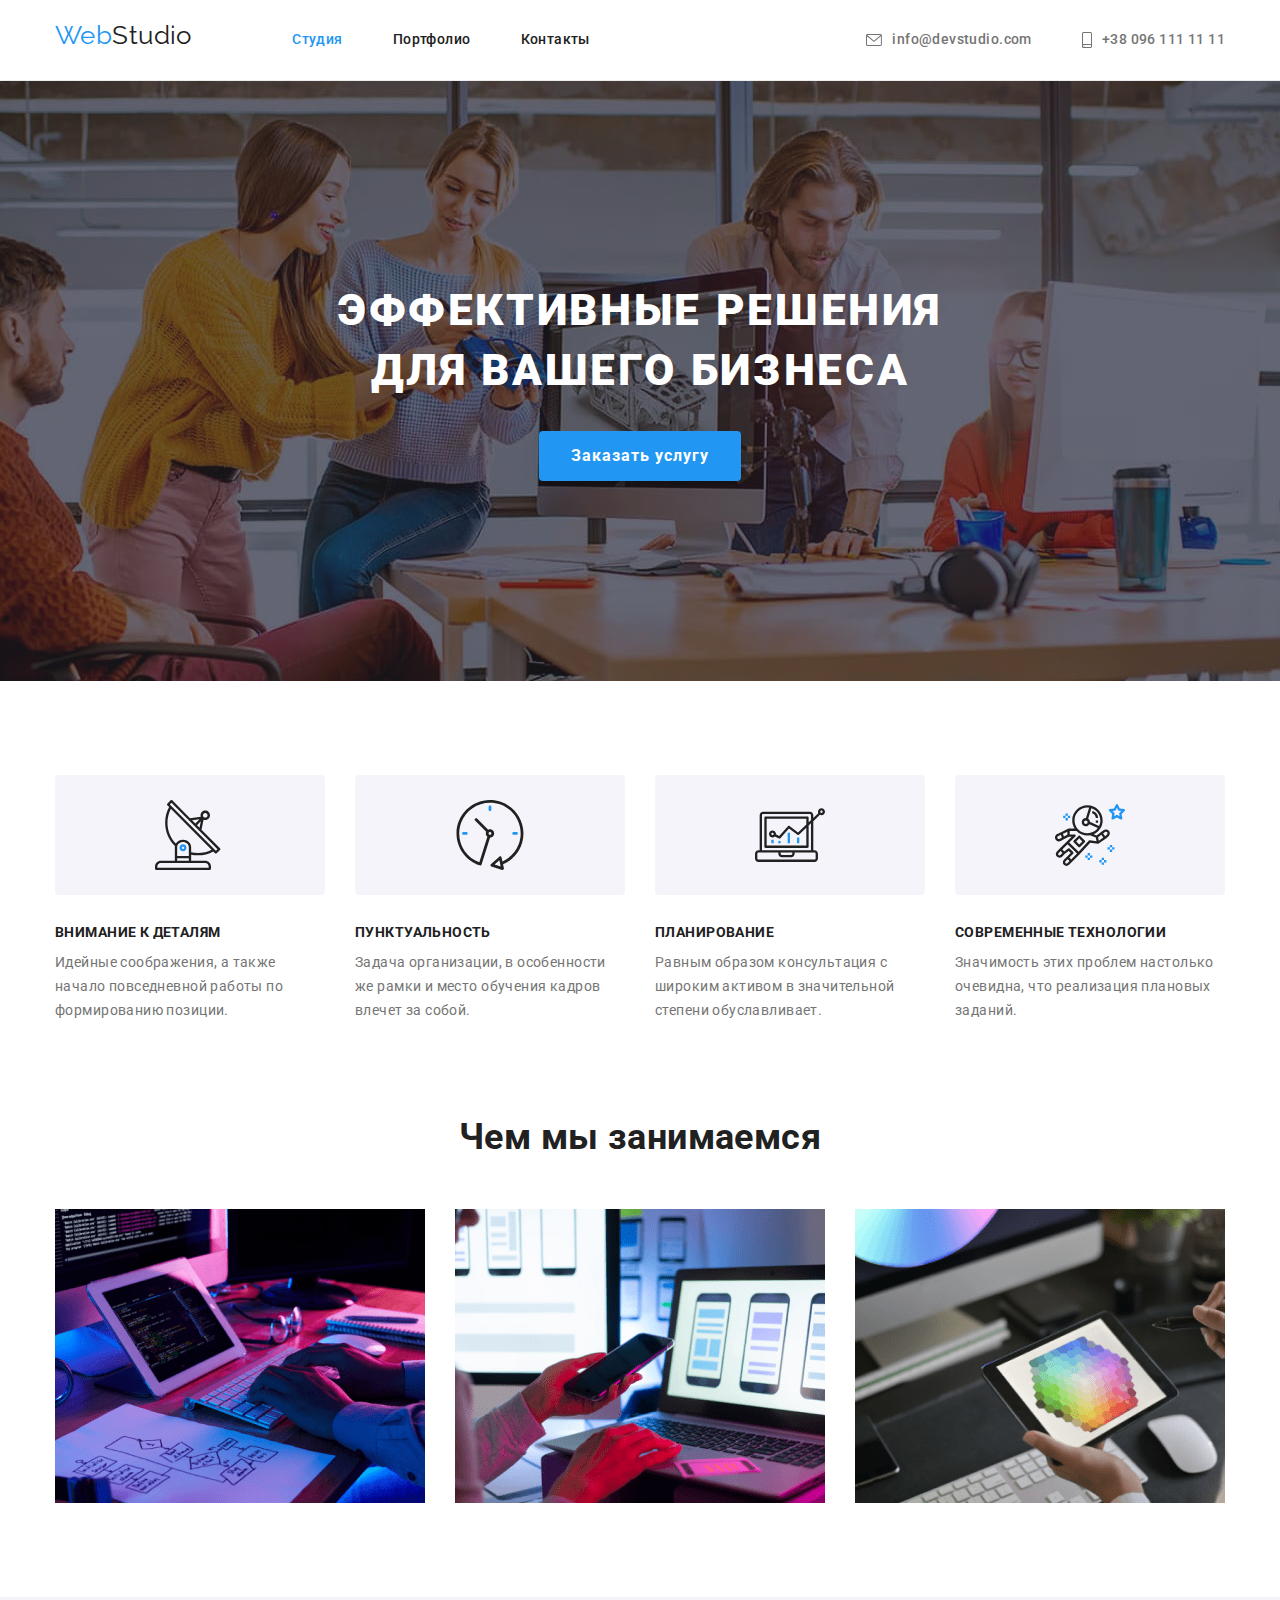
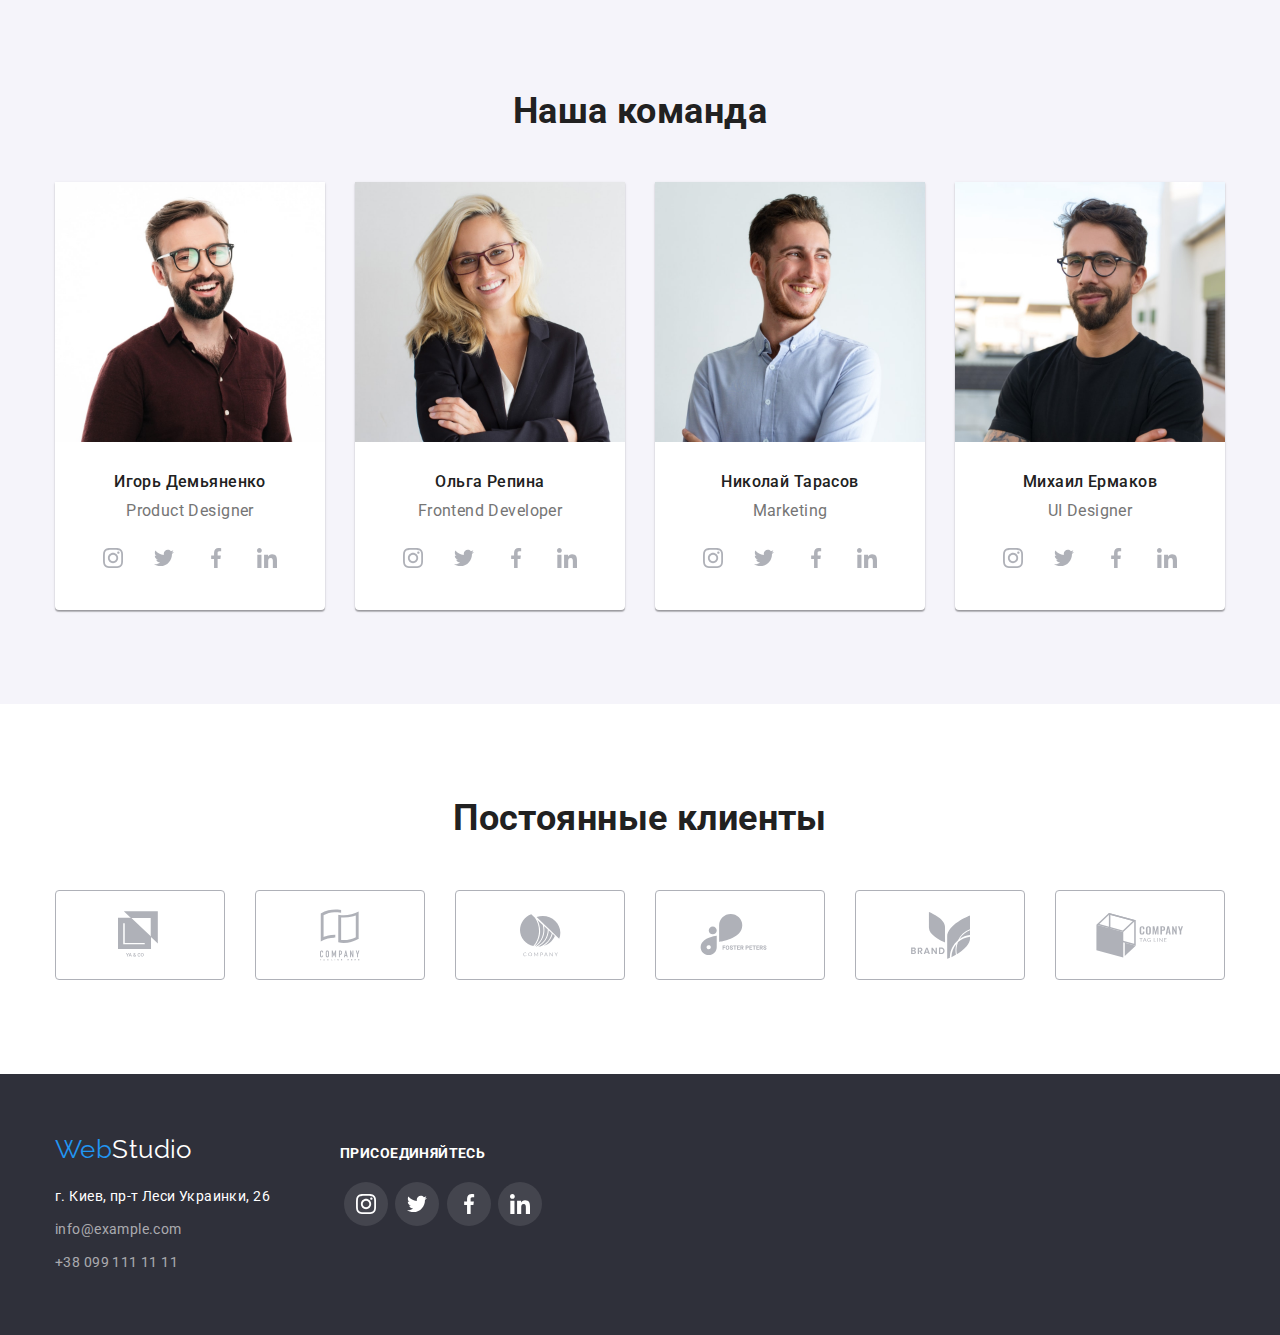
<file: index.html>
<!DOCTYPE html>
<html lang="ru">
  <head>
    <meta charset="UTF-8" />
    <meta name="viewport" content="width=device-width, initial-scale=1.0" />
    <title>Document</title>
    <link rel="preconnect" href="https://fonts.gstatic.com" />
    <link
      href="https://fonts.googleapis.com/css2?family=Raleway:wght@700&family=Roboto:wght@400;500;700;900&display=swap"
      rel="stylesheet"
    />
    <link
      rel="stylesheet"
      href="https://cdnjs.cloudflare.com/ajax/libs/modern-normalize/1.0.0/modern-normalize.min.css"
      integrity="sha512-ISS7cAi1PEhQ8jnbJpJZMd29NlhNj4AWYyLOSp2CE/CsHxTCu+r+t0D2yoJudVrd0/8fTVPUVDzY5Tvli75u/g=="
      crossorigin="anonymous"
    />
    <link rel="stylesheet" href="./css/styles.css" />
  </head>
  <body>
    <!--Шапка сайта-->

    <header class="page-header">
      <div class="container">
        <nav>
          <a href="./index.html" class="logo"
            >Web<span class="logo-header">Studio</span>
          </a>

          <ul class="site-nav list">
            <li class="item"><a href="" class="link current">Студия</a></li>
            <li class="item">
              <a href="./portfolio.html" class="link">Портфолио</a>
            </li>
            <li class="item"><a href="" class="link">Контакты</a></li>
          </ul>
        </nav>

        <ul class="contacts list">
          <li class="item">
            <a href="mailto:info@devstudio.com" class="link"
              ><svg class="contact-icon" width="16px" height="12px">
                <use href="./images/sprite.svg#icon-envelope"></use></svg
              >info@devstudio.com</a
            >
          </li>
          <li class="item">
            <a href="tel:380961111111" class="link"
              ><svg class="contact-icon" width="10px" height="16px">
                <use href="./images/sprite.svg#icon-smartphone"></use></svg
              >+38 096 111 11 11</a
            >
          </li>
        </ul>
      </div>
    </header>

    <main>
      <!-- Герой -->
      <section class="hero">
        <div class="hero-content">
          <h1 class="hero-title">ЭФФЕКТИВНЫЕ РЕШЕНИЯ ДЛЯ ВАШЕГО БИЗНЕСА</h1>
          <a href="" class="button primary">Заказать услугу</a>
        </div>
      </section>
      <!-- Преимущества -->
      <section class="section generic">
        <div class="container">
          <h2 class="section-title visualy-hidden">Преимущества</h2>
          <ul class="feature-list list">
            <li class="feature-item">
              <div class="thumb">
                <svg class="feature-icon">
                  <use href="./images/sprite.svg#icon-antenna"></use>
                </svg>
              </div>
              <h3 class="title">ВНИМАНИЕ К ДЕТАЛЯМ</h3>
              <p class="text">
                Идейные соображения, а также начало повседневной работы по
                формированию позиции.
              </p>
            </li>
            <li class="feature-item">
              <div class="thumb">
                <svg class="feature-icon">
                  <use href="./images/sprite.svg#icon-clock"></use>
                </svg>
              </div>
              <h3 class="title">ПУНКТУАЛЬНОСТЬ</h3>
              <p class="text">
                Задача организации, в особенности же рамки и место обучения
                кадров влечет за собой.
              </p>
            </li>
            <li class="feature-item">
              <div class="thumb">
                <svg class="feature-icon">
                  <use href="./images/sprite.svg#icon-diagram"></use>
                </svg>
              </div>
              <h3 class="title">ПЛАНИРОВАНИЕ</h3>
              <p class="text">
                Равным образом консультация с широким активом в значительной
                степени обуславливает.
              </p>
            </li>
            <li class="feature-item">
              <div class="thumb">
                <svg class="feature-icon">
                  <use href="./images/sprite.svg#icon-astronaut"></use>
                </svg>
              </div>
              <h3 class="title">СОВРЕМЕННЫЕ ТЕХНОЛОГИИ</h3>
              <p class="text">
                Значимость этих проблем настолько очевидна, что реализация
                плановых заданий.
              </p>
            </li>
          </ul>
        </div>
      </section>
      <!-- Чем мы занимаемся -->
      <section class="section generic-work">
        <div class="container">
          <h2 class="section-title centered">Чем мы занимаемся</h2>
          <ul class="work-list list">
            <li class="work-item">
              <img
                src="./images/placeholder1.png"
                alt="Програмист за рабочим столом"
                width="370"
                height="294"
              />
            </li>
            <li class="work-item">
              <img
                src="./images/placeholder2.png"
                alt="Разработка мобильного приложения"
                width="370"
                height="294"
              />
            </li>
            <li class="work-item">
              <img
                src="./images/placeholder3.png"
                alt="Веб дизайнер работает с планшетом"
                width="370"
                height="294"
              />
            </li>
          </ul>
        </div>
      </section>
      <!-- Наша команда -->
      <section class="section our-team">
        <div class="container">
          <h2 class="section-title team">Наша команда</h2>
          <ul class="team-list list">
            <li class="team-item">
              <img
                class="card-image"
                src="./images/photo1.jpg"
                alt="Фото Игоря Демьяненко"
                width="270"
                height="260"
              />
              <div class="team-content">
                <h3 class="title">Игорь Демьяненко</h3>
                <p class="profession">Product Designer</p>
                <ul class="social-list list">
                  <li class="social-item">
                    <a href="" class="social-logo">
                      <svg class="social-icon" width="20px" height="20px">
                        <use href="./images/sprite.svg#icon-instagram"></use>
                      </svg>
                    </a>
                  </li>
                  <li class="social-item">
                    <a href="" class="social-logo">
                      <svg class="social-icon" width="20px" height="20px">
                        <use href="./images/sprite.svg#icon-twitter"></use>
                      </svg>
                    </a>
                  </li>
                  <li class="social-item">
                    <a href="" class="social-logo">
                      <svg class="social-icon" width="20px" height="20px">
                        <use href="./images/sprite.svg#icon-facebook"></use>
                      </svg>
                    </a>
                  </li>
                  <li class="social-item">
                    <a href="" class="social-logo">
                      <svg class="social-icon" width="20px" height="20px">
                        <use href="./images/sprite.svg#icon-linkedin"></use>
                      </svg>
                    </a>
                  </li>
                </ul>
              </div>
            </li>
            <li class="team-item">
              <img
                class="card-image"
                src="./images/photo2.jpg"
                alt="Фото Ольги Репиной"
                width="270"
                height="260"
              />
              <div class="team-content">
                <h3 class="title">Ольга Репина</h3>
                <p class="profession">Frontend Developer</p>
                <ul class="social-list list">
                  <li class="social-item">
                    <a href="" class="social-logo">
                      <svg class="social-icon" width="20px" height="20px">
                        <use href="./images/sprite.svg#icon-instagram"></use>
                      </svg>
                    </a>
                  </li>
                  <li class="social-item">
                    <a href="" class="social-logo">
                      <svg class="social-icon" width="20px" height="20px">
                        <use href="./images/sprite.svg#icon-twitter"></use>
                      </svg>
                    </a>
                  </li>
                  <li class="social-item">
                    <a href="" class="social-logo">
                      <svg class="social-icon" width="20px" height="20px">
                        <use href="./images/sprite.svg#icon-facebook"></use>
                      </svg>
                    </a>
                  </li>
                  <li class="social-item">
                    <a href="" class="social-logo">
                      <svg class="social-icon" width="20px" height="20px">
                        <use href="./images/sprite.svg#icon-linkedin"></use>
                      </svg>
                    </a>
                  </li>
                </ul>
              </div>
            </li>
            <li class="team-item">
              <img
                class="card-image"
                src="./images/photo3.jpg"
                alt="Фото Николая Тарасова"
                width="270"
                height="260"
              />
              <div class="team-content">
                <h3 class="title">Николай Тарасов</h3>
                <p class="profession">Marketing</p>
                <ul class="social-list list">
                  <li class="social-item">
                    <a href="" class="social-logo">
                      <svg class="social-icon" width="20px" height="20px">
                        <use href="./images/sprite.svg#icon-instagram"></use>
                      </svg>
                    </a>
                  </li>
                  <li class="social-item">
                    <a href="" class="social-logo">
                      <svg class="social-icon" width="20px" height="20px">
                        <use href="./images/sprite.svg#icon-twitter"></use>
                      </svg>
                    </a>
                  </li>
                  <li class="social-item">
                    <a href="" class="social-logo">
                      <svg class="social-icon" width="20px" height="20px">
                        <use href="./images/sprite.svg#icon-facebook"></use>
                      </svg>
                    </a>
                  </li>
                  <li class="social-item">
                    <a href="" class="social-logo">
                      <svg class="social-icon" width="20px" height="20px">
                        <use href="./images/sprite.svg#icon-linkedin"></use>
                      </svg>
                    </a>
                  </li>
                </ul>
              </div>
            </li>
            <li class="team-item">
              <img
                class="card-image"
                src="./images/photo4.jpg"
                alt="Фото Миаила Ермакова"
                width="270"
                height="260"
              />
              <div class="team-content">
                <h3 class="title">Михаил Ермаков</h3>
                <p class="profession">UI Designer</p>
                <ul class="social-list list">
                  <li class="social-item">
                    <a href="" class="social-logo">
                      <svg class="social-icon" width="20px" height="20px">
                        <use href="./images/sprite.svg#icon-instagram"></use>
                      </svg>
                    </a>
                  </li>
                  <li class="social-item">
                    <a href="" class="social-logo">
                      <svg class="social-icon" width="20px" height="20px">
                        <use href="./images/sprite.svg#icon-twitter"></use>
                      </svg>
                    </a>
                  </li>
                  <li class="social-item">
                    <a href="" class="social-logo">
                      <svg class="social-icon" width="20px" height="20px">
                        <use href="./images/sprite.svg#icon-facebook"></use>
                      </svg>
                    </a>
                  </li>
                  <li class="social-item">
                    <a href="" class="social-logo">
                      <svg class="social-icon" width="20px" height="20px">
                        <use href="./images/sprite.svg#icon-linkedin"></use>
                      </svg>
                    </a>
                  </li>
                </ul>
              </div>
            </li>
          </ul>
        </div>
      </section>
      <!-- Постоянные клиенты -->
      <section class="section generic">
        <div class="container">
          <h2 class="section-title team">Постоянные клиенты</h2>
          <ul class="clients-list list">
            <li class="clients-item">
              <a href="" class="client-logo">
                <svg class="logo-icon" width="44px" height="49px">
                  <use href="./images/sprite.svg#icon-logo-1"></use>
                </svg>
              </a>
            </li>
            <li class="clients-item">
              <a href="" class="client-logo">
                <svg class="logo-icon" width="40px" height="52px">
                  <use href="./images/sprite.svg#icon-logo-2"></use>
                </svg>
              </a>
            </li>
            <li class="clients-item">
              <a href="" class="client-logo">
                <svg class="logo-icon" width="41px" height="43px">
                  <use href="./images/sprite.svg#icon-logo-3"></use>
                </svg>
              </a>
            </li>
            <li class="clients-item">
              <a href="" class="client-logo">
                <svg class="logo-icon" width="80px" height="42px">
                  <use href="./images/sprite.svg#icon-logo-4"></use>
                </svg>
              </a>
            </li>
            <li class="clients-item">
              <a href="" class="client-logo">
                <svg class="logo-icon" width="59px" height="47px">
                  <use href="./images/sprite.svg#icon-logo-5"></use>
                </svg>
              </a>
            </li>
            <li class="clients-item">
              <a href="" class="client-logo">
                <svg class="logo-icon" width="88px" height="45px">
                  <use href="./images/sprite.svg#icon-logo-6"></use>
                </svg>
              </a>
            </li>
          </ul>
        </div>
      </section>
    </main>
    <!-- Футер -->
    <footer class="page-footer">
      <div class="container">
        <div class="footer-adress">
          <a href="./index.html" class="logo footer"
            >Web<span class="logo-footer">Studio</span>
          </a>
          <address class="address-text">
            г. Киев, пр-т Леси Украинки, 26
          </address>
          <ul class="contacts-footer list">
            <li class="mail-footer">
              <a href="mailto:info@example.com" class="footer-link"
                >info@example.com</a
              >
            </li>
            <li class="tel-footer">
              <a href="tel:380991111111" class="footer-link mobile"
                >+38 099 111 11 11</a
              >
            </li>
          </ul>
        </div>
        <div class="footer-social">
          <p class="connect">ПРИСОЕДИНЯЙТЕСЬ</p>
          <ul class="social-items list">
            <li class="social-item bottom">
              <a href="" class="social-logo bottom">
                <svg class="social-icon" width="20px" height="20px">
                  <use href="./images/sprite.svg#icon-instagram"></use>
                </svg>
              </a>
            </li>
            <li class="social-item bottom">
              <a href="" class="social-logo bottom">
                <svg class="social-icon" width="20px" height="20px">
                  <use href="./images/sprite.svg#icon-twitter"></use>
                </svg>
              </a>
            </li>
            <li class="social-item bottom">
              <a href="" class="social-logo bottom">
                <svg class="social-icon" width="20px" height="20px">
                  <use href="./images/sprite.svg#icon-facebook"></use>
                </svg>
              </a>
            </li>
            <li class="social-item bottom">
              <a href="" class="social-logo bottom">
                <svg class="social-icon" width="20px" height="20px">
                  <use href="./images/sprite.svg#icon-linkedin"></use>
                </svg>
              </a>
            </li>
          </ul>
        </div>
      </div>
    </footer>
  </body>
</html>
</file>
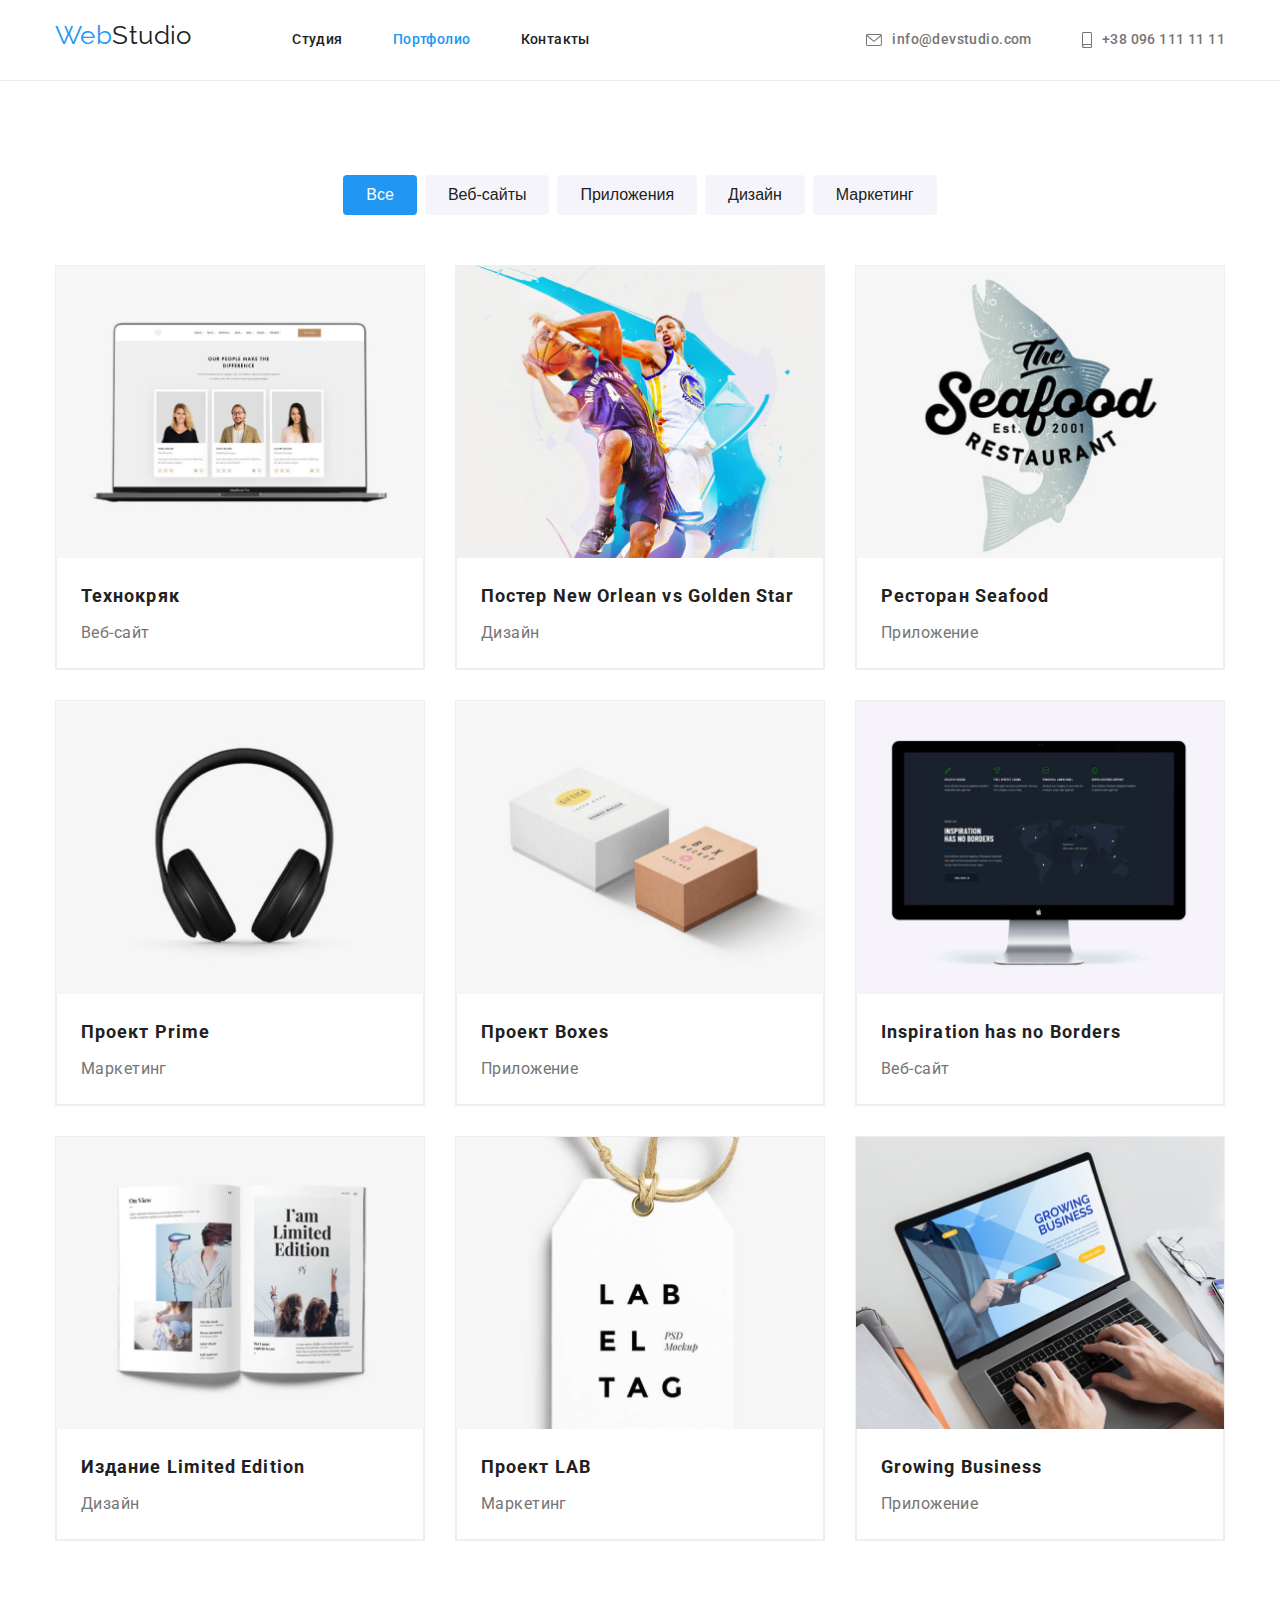
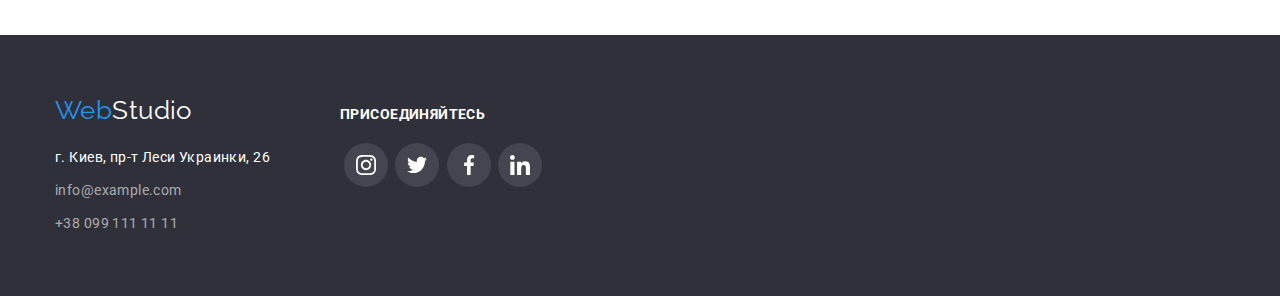
<file: portfolio.html>
<!DOCTYPE html>
<html lang="ru">
  <head>
    <meta charset="UTF-8" />
    <meta name="viewport" content="width=device-width, initial-scale=1.0" />
    <title>Document</title>
    <link rel="preconnect" href="https://fonts.gstatic.com" />
    <link
      href="https://fonts.googleapis.com/css2?family=Raleway:wght@700&family=Roboto:wght@400;500;700;900&display=swap"
      rel="stylesheet"
    />
    <link
      rel="stylesheet"
      href="https://cdnjs.cloudflare.com/ajax/libs/modern-normalize/1.0.0/modern-normalize.min.css"
      integrity="sha512-ISS7cAi1PEhQ8jnbJpJZMd29NlhNj4AWYyLOSp2CE/CsHxTCu+r+t0D2yoJudVrd0/8fTVPUVDzY5Tvli75u/g=="
      crossorigin="anonymous"
    />
    <link rel="stylesheet" href="./css/styles.css" />
  </head>
  <body>
    <!--Шапка сайта-->
    <header class="page-header">
      <div class="container">
        <nav>
          <a href="./index.html" class="logo"
            >Web<span class="logo-header">Studio</span>
          </a>

          <ul class="site-nav list">
            <li class="item"><a href="./index.html" class="link">Студия</a></li>
            <li class="item">
              <a href="./portfolio.html" class="link current">Портфолио</a>
            </li>
            <li class="item"><a href="" class="link">Контакты</a></li>
          </ul>
        </nav>

        <ul class="contacts list">
          <li class="item">
            <a href="mailto:info@devstudio.com" class="link"
              ><svg class="contact-icon" width="16px" height="12px">
                <use href="./images/sprite.svg#icon-envelope"></use></svg
              >info@devstudio.com</a
            >
          </li>
          <li class="item">
            <a href="tel:380961111111" class="link"
              ><svg class="contact-icon" width="10px" height="16px">
                <use href="./images/sprite.svg#icon-smartphone"></use></svg
              >+38 096 111 11 11</a
            >
          </li>
        </ul>
      </div>
    </header>

    <main>
      <!-- Портфолио -->
      <section class="section generic">
        <div class="container">
          <h1 class="section-title visualy-hidden">Портфолио</h1>
          <ul class="portfolio list">
            <li class="btn">
              <button type="button" class="filter primary">Все</button>
            </li>
            <li class="btn">
              <button type="button" class="filter secondary">Веб-сайты</button>
            </li>
            <li class="btn">
              <button type="button" class="filter secondary">Приложения</button>
            </li>
            <li class="btn">
              <button type="button" class="filter secondary">Дизайн</button>
            </li>
            <li class="btn">
              <button type="button" class="filter secondary">Маркетинг</button>
            </li>
          </ul>
          <ul class="works list">
            <li class="works-element">
              <a href="" class="link">
                <img
                  class="card-image"
                  src="./images/portfolio1.jpg"
                  alt="Ноутбук"
                  width="370"
                  height="294"
                />
                <div class="card-content">
                  <h2 class="projects">Технокряк</h2>
                  <p class="projects-title">Веб-сайт</p>
                </div>
              </a>
            </li>
            <li class="works-element">
              <a href="" class="link">
                <img
                  class="card-image"
                  src="./images/portfolio2.jpg"
                  alt="Баскетболисты"
                  width="370"
                  height="294"
                />
                <div class="card-content">
                  <h2 class="projects">Постер New Orlean vs Golden Star</h2>
                  <p class="projects-title">Дизайн</p>
                </div>
              </a>
            </li>
            <li class="works-element">
              <a href="" class="link">
                <img
                  class="card-image"
                  src="./images/portfolio3.jpg"
                  alt="Баскетболисты"
                  width="370"
                  height="294"
                />
                <div class="card-content">
                  <h2 class="projects">Ресторан Seafood</h2>
                  <p class="projects-title">Приложение</p>
                </div>
              </a>
            </li>
            <li class="works-element">
              <a href="" class="link">
                <img
                  class="card-image"
                  src="./images/portfolio4.jpg"
                  alt="Наушники"
                  width="370"
                  height="294"
                />
                <div class="card-content">
                  <h2 class="projects">Проект Prime</h2>
                  <p class="projects-title">Маркетинг</p>
                </div>
              </a>
            </li>
            <li class="works-element">
              <a href="" class="link">
                <img
                  class="card-image"
                  src="./images/portfolio5.jpg"
                  alt="Коробки"
                  width="370"
                  height="294"
                />
                <div class="card-content">
                  <h2 class="projects">Проект Boxes</h2>
                  <p class="projects-title">Приложение</p>
                </div>
              </a>
            </li>
            <li class="works-element">
              <a href="" class="link">
                <img
                  class="card-image"
                  src="./images/portfolio6.jpg"
                  alt="Монитор"
                  width="370"
                  height="294"
                />
                <div class="card-content">
                  <h2 class="projects">Inspiration has no Borders</h2>
                  <p class="projects-title">Веб-сайт</p>
                </div>
              </a>
            </li>
            <li class="works-element">
              <a href="" class="link">
                <img
                  class="card-image"
                  src="./images/portfolio7.jpg"
                  alt="Журнал"
                  width="370"
                  height="294"
                />
                <div class="card-content">
                  <h2 class="projects">Издание Limited Edition</h2>
                  <p class="projects-title">Дизайн</p>
                </div>
              </a>
            </li>
            <li class="works-element">
              <a href="" class="link">
                <img
                  class="card-image"
                  src="./images/portfolio8.jpg"
                  alt="Бирка"
                  width="370"
                  height="294"
                />
                <div class="card-content">
                  <h2 class="projects">Проект LAB</h2>
                  <p class="projects-title">Маркетинг</p>
                </div>
              </a>
            </li>
            <li class="works-element">
              <a href="" class="link">
                <img
                  class="card-image"
                  src="./images/portfolio9.jpg"
                  alt="Работа за ноутбуком"
                  width="370"
                  height="294"
                />
                <div class="card-content">
                  <h2 class="projects">Growing Business</h2>
                  <p class="projects-title">Приложение</p>
                </div>
              </a>
            </li>
          </ul>
        </div>
      </section>
    </main>

    <!-- Футер -->
    <footer class="page-footer">
      <div class="container">
        <div class="footer-adress">
          <a href="./index.html" class="logo footer"
            >Web<span class="logo-footer">Studio</span>
          </a>
          <address class="address-text">
            г. Киев, пр-т Леси Украинки, 26
          </address>
          <ul class="contacts-footer list">
            <li class="mail-footer">
              <a href="mailto:info@example.com" class="footer-link"
                >info@example.com</a
              >
            </li>
            <li class="tel-footer">
              <a href="tel:380991111111" class="footer-link mobile"
                >+38 099 111 11 11</a
              >
            </li>
          </ul>
        </div>
        <div class="footer-social">
          <p class="connect">ПРИСОЕДИНЯЙТЕСЬ</p>
          <ul class="social-items list">
            <li class="social-item bottom">
              <a href="" class="social-logo bottom">
                <svg class="social-icon" width="20px" height="20px">
                  <use href="./images/sprite.svg#icon-instagram"></use>
                </svg>
              </a>
            </li>
            <li class="social-item bottom">
              <a href="" class="social-logo bottom">
                <svg class="social-icon" width="20px" height="20px">
                  <use href="./images/sprite.svg#icon-twitter"></use>
                </svg>
              </a>
            </li>
            <li class="social-item bottom">
              <a href="" class="social-logo bottom">
                <svg class="social-icon" width="20px" height="20px">
                  <use href="./images/sprite.svg#icon-facebook"></use>
                </svg>
              </a>
            </li>
            <li class="social-item bottom">
              <a href="" class="social-logo bottom">
                <svg class="social-icon" width="20px" height="20px">
                  <use href="./images/sprite.svg#icon-linkedin"></use>
                </svg>
              </a>
            </li>
          </ul>
        </div>
      </div>
    </footer>
  </body>
</html>
</file>
<file: css/styles.css>
/* Цвет основного текста #212121; */
/* Вторичный цвет текста color: #757575; */
/* Белый #FFFFFF; */
/* Акцент #2196F3; */
/* Вторичный цвет фона background: #F5F4FA; */

:root {
  --primary-text-color: #757575;
  --title-text-color: #212121;
  --accent-color: #2196f3;
  --primary-white-color: #fff;
  --secondary-bg-color: #f5f4fa;
  --dark-bg-color: #2f303a;
}

html {
  box-sizing: border-box;
}

*,
*::before,
*::after {
  box-sizing: inherit;
}

body {
  margin: 0;
  background-color: var(--primary-white-color);
  color: var(--primary-text-color);
  font-family: 'Roboto', sans-serif;
  font-size: 14px;
  line-height: 1.71;
  letter-spacing: 0.03em;
}

/* Утилиты */

.list {
  list-style: none;
  padding: 0;
  margin: 0;
}

.container {
  margin-left: auto;
  margin-right: auto;
  width: 1200px;
  padding-left: 15px;
  padding-right: 15px;
}

img {
  display: block;
  max-width: 100%;
  height: auto;
}

/* Logo */

.logo {
  color: var(--accent-color);
  font-family: 'Raleway';
  font-size: 26px;
  line-height: 1.19;
  text-decoration: none;
}

.logo-header {
  color: var(--title-text-color);
}

.logo-footer {
  color: var(--primary-white-color);
  padding-top: 60px;
  padding-bottom: 20px;
}

/* Page header */

.page-header {
  background-color: var(--primary-white-color);
  border-bottom: 1px solid #ececec;
}

/* Main nav */

.page-header .container {
  display: flex;
  align-items: center;
  justify-content: space-around;
}

/* Site-nav */

.site-nav {
  display: inline-flex;
  margin-left: 93px;
}

.site-nav .item + .item {
  margin-left: 50px;
}

/* .site-nav .item:not(:last-child) {
  margin-right: 50px;
} */

.site-nav .item {
  display: block;
}

.site-nav .link {
  display: block;
  padding-top: 32px;
  padding-bottom: 32px;

  color: var(--title-text-color);
  font-weight: 500;
  line-height: 1.14;
  text-decoration: none;
}

.site-nav .link:hover,
.site-nav .link:focus {
  color: var(--accent-color);
}

.site-nav .link.current {
  color: var(--accent-color);
}

/* Contacts */

.contacts .link {
  display: flex;
  align-items: center;
  padding-top: 32px;
  padding-bottom: 32px;

  color: var(--primary-text-color);
  font-weight: 500;
  line-height: 1.14;
  text-decoration: none;
}

.contacts .link:hover,
.contacts .link:focus {
  color: var(--accent-color);
}

.contacts {
  display: flex;
  margin-left: auto;
}

.link {
  display: block;
  height: auto;
  max-width: 100%;
  color: var(--primary-text-color);
}

.contact-icon {
  margin-right: 10px;
  fill: currentColor;
}

.contact-icon:hover,
.contact-icon:focus {
  fill: var(--accent-color);
}

.contacts .item + .item {
  margin-left: 50px;
}

/* Hero */

.hero {
  max-width: 1600px;
  min-height: 600px;
  margin-left: auto;
  margin-right: auto;
  background-color: #c4c4c4;
  background-image: linear-gradient(
      to right,
      rgba(47, 48, 58, 0.4),
      rgba(47, 48, 58, 0.4)
    ),
    url('../images/hero-fon.jpg');
  background-size: cover;
  background-repeat: no-repeat;
  background-position: center;

  text-align: center;
  padding-top: 200px;
  padding-bottom: 200px;
}

.hero-content {
  margin-left: auto;
  margin-right: auto;
  width: 696px;
}

.hero-title {
  margin-top: 0;
  margin-bottom: 30px;
  color: var(--primary-white-color);
  font-weight: 900;
  font-size: 44px;
  line-height: 1.36;
  letter-spacing: 0.06em;
  margin-left: auto;
  margin-right: auto;
}

/* Section */

.section.generic {
  padding-top: 94px;
  padding-bottom: 94px;
}

.section.generic-work {
  padding-bottom: 94px;
}

.section.our-team {
  padding-top: 94px;
  padding-bottom: 94px;
  background-color: var(--secondary-bg-color);
}

.section-title {
  margin-top: 0;
  margin-bottom: 50px;
  text-align: center;
  color: var(--title-text-color);
  font-weight: 700;
  font-size: 36px;
  line-height: 1.16;
}

.section-title.team {
  text-align: center;
}

.visualy-hidden {
  position: absolute;
  clip: rect(0 0 0 0);
  width: 1px;
  height: 1px;
  margin: -1px;
}

/* Features */

.feature-list {
  display: flex;
}

.feature-item {
  width: 270px;
  margin-right: 30px;
}

.feature-item:nth-child(4n) {
  margin-right: 0;
}

.thumb {
  display: flex;
  justify-content: center;
  align-items: center;
  margin: 0;
  width: 270px;
  height: 120px;
  background-color: var(--secondary-bg-color);
  border-radius: 4px;
  margin-bottom: 30px;
}

.feature-icon {
  width: 70px;
  height: 70px;
}

.feature-list .title {
  margin-top: 0;
  margin-bottom: 10px;
  color: var(--title-text-color);
  font-weight: 700;
  font-size: 14px;
  line-height: 1.14;
}

.feature-list .text {
  font-weight: 400;
  margin: 0;
}

/* Work list */

.work-list {
  display: flex;
  flex-wrap: wrap;
}

.work-item {
  width: 370px;
  margin-right: 30px;
}

.work-item:nth-child(3n) {
  margin-right: 0;
}

/* Team */

.card {
  display: block;
  box-sizing: border-box;
}

.team-list {
  display: flex;
  flex-wrap: wrap;
}

.team-item {
  text-align: center;

  width: 270px;
  margin-right: 30px;
  background: var(--primary-white-color);
  /* material shadow v1 */

  box-shadow: 0px 1px 3px rgba(0, 0, 0, 0.12), 0px 1px 1px rgba(0, 0, 0, 0.14),
    0px 2px 1px rgba(0, 0, 0, 0.2);
  border-radius: 0px 0px 4px 4px;
}

.team-item:nth-child(4n) {
  margin-right: 0;
}

.team-content {
  box-sizing: border-box;
  padding-top: 30px;
  padding-bottom: 30px;
}

.team-list .title {
  color: var(--title-text-color);
  font-weight: 500;
  font-size: 16px;
  line-height: 1.19;

  margin-top: 0;
  margin-bottom: 10px;
}

.team-list .profession {
  color: var(--primary-text-color);
  font-weight: 400;
  font-size: 16px;
  line-height: 1.19;

  margin: 0;
}

.social-list {
  display: flex;
  flex-wrap: wrap;
  justify-content: space-around;
  margin-top: 16px;

  width: 206px;
  height: 44px;
  margin-left: auto;
  margin-right: auto;
  align-items: center;
}

.social-item {
  margin: 0;
  padding: 0;
}

.social-logo {
  border: none;
  display: flex;
  content: '';
  justify-content: center;
  align-items: center;
  width: 44px;
  height: 44px;
  margin: 0;
  border-radius: 50%;
  background-position: center;
  color: #afb1b8;
}

.social-logo:hover,
.social-logo:focus {
  color: var(--primary-white-color);
  background-color: var(--accent-color);
}

.social-icon {
  fill: currentColor;
}

/* Clients */

.clients-list {
  display: flex;
  padding: 0;
  margin: 0;
  list-style: none;
}

.clients-item {
  display: block;
  margin-right: 30px;
}

.client-item:hover,
.client-item:focus {
  border: 1px solid var(--accent-color);
  fill: var(--accent-color);
}

.clients-item:nth-child(6n) {
  margin-right: 0;
}

.client-logo {
  border: none;
  display: flex;
  justify-content: center;
  align-items: center;
  content: '';
  width: 170px;
  height: 90px;
  box-sizing: border-box;
  border-radius: 4px;
  border: 1px solid #afb1b8;
  cursor: pointer;
  background-repeat: no-repeat;
  background-position: center;
  color: #afb1b8;
}

.client-logo:hover,
.client-logo:focus {
  color: var(--accent-color);
  border: 1px solid var(--accent-color);
}

.logo-icon {
  fill: currentColor;
}

/* Button */

.button {
  color: var(--title-text-color);
  background-color: var(--primary-white-color);
  font-weight: 700;
  font-size: 16px;
  line-height: 1.87;
  letter-spacing: 0.06em;
  text-decoration: none;
  box-shadow: 0px 4px 4px rgba(0, 0, 0, 0.15);

  display: inline-block;
  padding: 10px 32px;
  border-radius: 4px;
  min-width: 200px;
}

.button.primary {
  color: var(--primary-white-color);
  background-color: var(--accent-color);
}

/* Footer */

footer {
  background-color: var(--dark-bg-color);
}

.page-footer {
  padding-top: 60px;
  padding-bottom: 60px;
}

.page-footer .container {
  display: flex;
  align-items: baseline;
}

.logo.footer {
  display: inline-block;
  margin-bottom: 20px;
}

.address-text {
  color: var(--primary-white-color);
  font-family: Roboto;
  font-style: normal;
  font-weight: 400;
  font-size: 14px;
  line-height: 1.71;
  letter-spacing: 0.03em;
  margin-bottom: 9px;
}

.contacts-footer .footer-link {
  color: rgba(255, 255, 255, 0.6);
  text-decoration: none;
  font-family: Roboto;
  font-style: normal;
  font-weight: 400;
  font-size: 14px;
  line-height: 1.71;
  letter-spacing: 0.03em;
}

.mail-footer {
  display: block;
  margin-bottom: 9px;
}

.tel-footer {
  display: block;
}

.footer-link:hover,
.footer-link:focus {
  color: var(--accent-color);
}

.connect {
  margin: 0;
  font-weight: 700;
  font-size: 14px;
  line-height: 1.14;
  letter-spacing: 0.03em;
  color: var(--primary-white-color);
}

.footer-social {
  display: inline-block;
  width: 206px;
  height: 80px;
  margin-left: 70px;
}

.social-items {
  display: flex;
  flex-wrap: wrap;
  justify-content: space-around;
  margin-top: 20px;

  width: 206px;
  height: 44px;
  margin-left: auto;
  margin-right: auto;
  align-items: center;
}

.social-logo.bottom {
  border: none;
  display: flex;
  content: '';
  justify-content: center;
  align-items: center;
  width: 44px;
  height: 44px;
  margin: 0;
  border-radius: 50%;
  background-position: center;
  color: var(--primary-white-color);
  background-color: rgba(255, 255, 255, 0.1);
}

.social-logo.bottom:hover,
.social-logo.bottom:focus {
  background-color: var(--accent-color);
}

/* Стили для portfolio */

.filter {
  color: var(--title-text-color);
  background-color: var(--primary-white-color);
  font-weight: 500;
  font-size: 16px;
  line-height: 1.63;

  display: inline-block;
  border-radius: 4px;
  padding: 6px 22px;
  border: 1px solid transparent;
  cursor: pointer;
}

.filter.primary {
  color: var(--primary-white-color);
  background-color: var(--accent-color);
}

.filter.secondary {
  color: var(--title-text-color);
  background-color: var(--secondary-bg-color);
}

.portfolio {
  display: flex;
  flex-wrap: wrap;
  justify-content: center;
  margin-bottom: 50px;
}

.filter:hover,
.filter:focus {
  color: var(--primary-white-color);
  background-color: var(--accent-color);
  box-shadow: 0px 3px 1px rgba(0, 0, 0, 0.1), 0px 1px 2px rgba(0, 0, 0, 0.08),
    0px 2px 2px rgba(0, 0, 0, 0.12);
}

.portfolio .btn + .btn {
  margin-left: 8px;
}

.works {
  display: flex;
  flex-wrap: wrap;
}

.card-image {
  display: block;
}

.card-content {
  box-sizing: border-box;
  border-left: 1px solid #eeeeee;
  border-right: 1px solid #eeeeee;
  border-bottom: 1px solid #eeeeee;
  padding-left: 24px;
  padding-right: 24px;
  padding-top: 20px;
  padding-bottom: 20px;
}

.works-element {
  width: 370px;
  margin-right: 30px;
  margin-bottom: 30px;
  border: 1px solid #eeeeee;
}

.works-element:hover,
.works-element:focus {
  box-shadow: 0px 1px 1px rgba(0, 0, 0, 0.12), 0px 4px 4px rgba(0, 0, 0, 0.06),
    1px 4px 6px rgba(0, 0, 0, 0.16);
}

.works-element:nth-child(3n) {
  margin-right: 0;
}

.works-element:nth-last-child(-n + 3) {
  margin-bottom: 0;
}

.projects {
  margin-top: 0;
  margin-bottom: 4px;
}
.projects-title {
  margin: 0;
}

.works .projects {
  color: var(--title-text-color);
  font-weight: 700;
  font-size: 18px;
  line-height: 2;
  letter-spacing: 0.06em;
}

.works .projects-title {
  color: var(--primary-text-color);
  font-weight: 400;
  font-size: 16px;
  line-height: 1.87;
}

.works .link {
  text-decoration: none;
}
</file>
